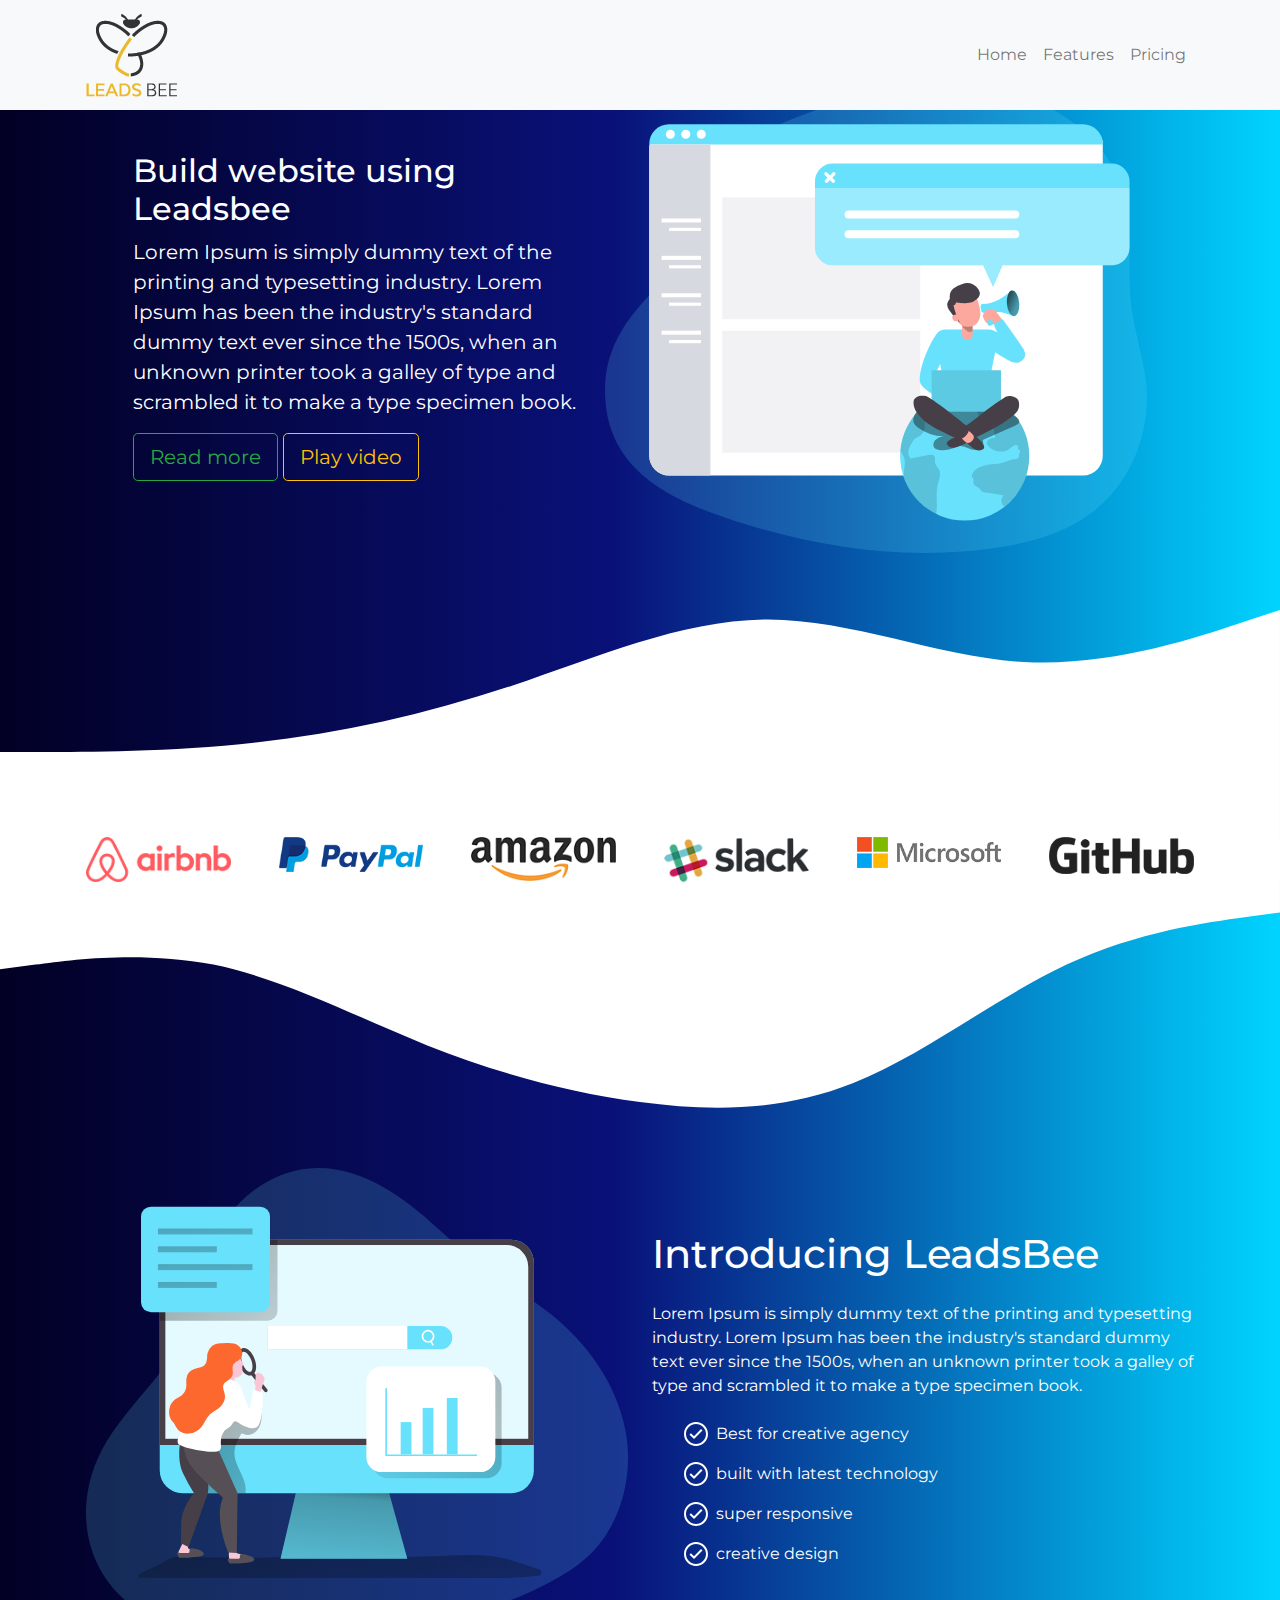
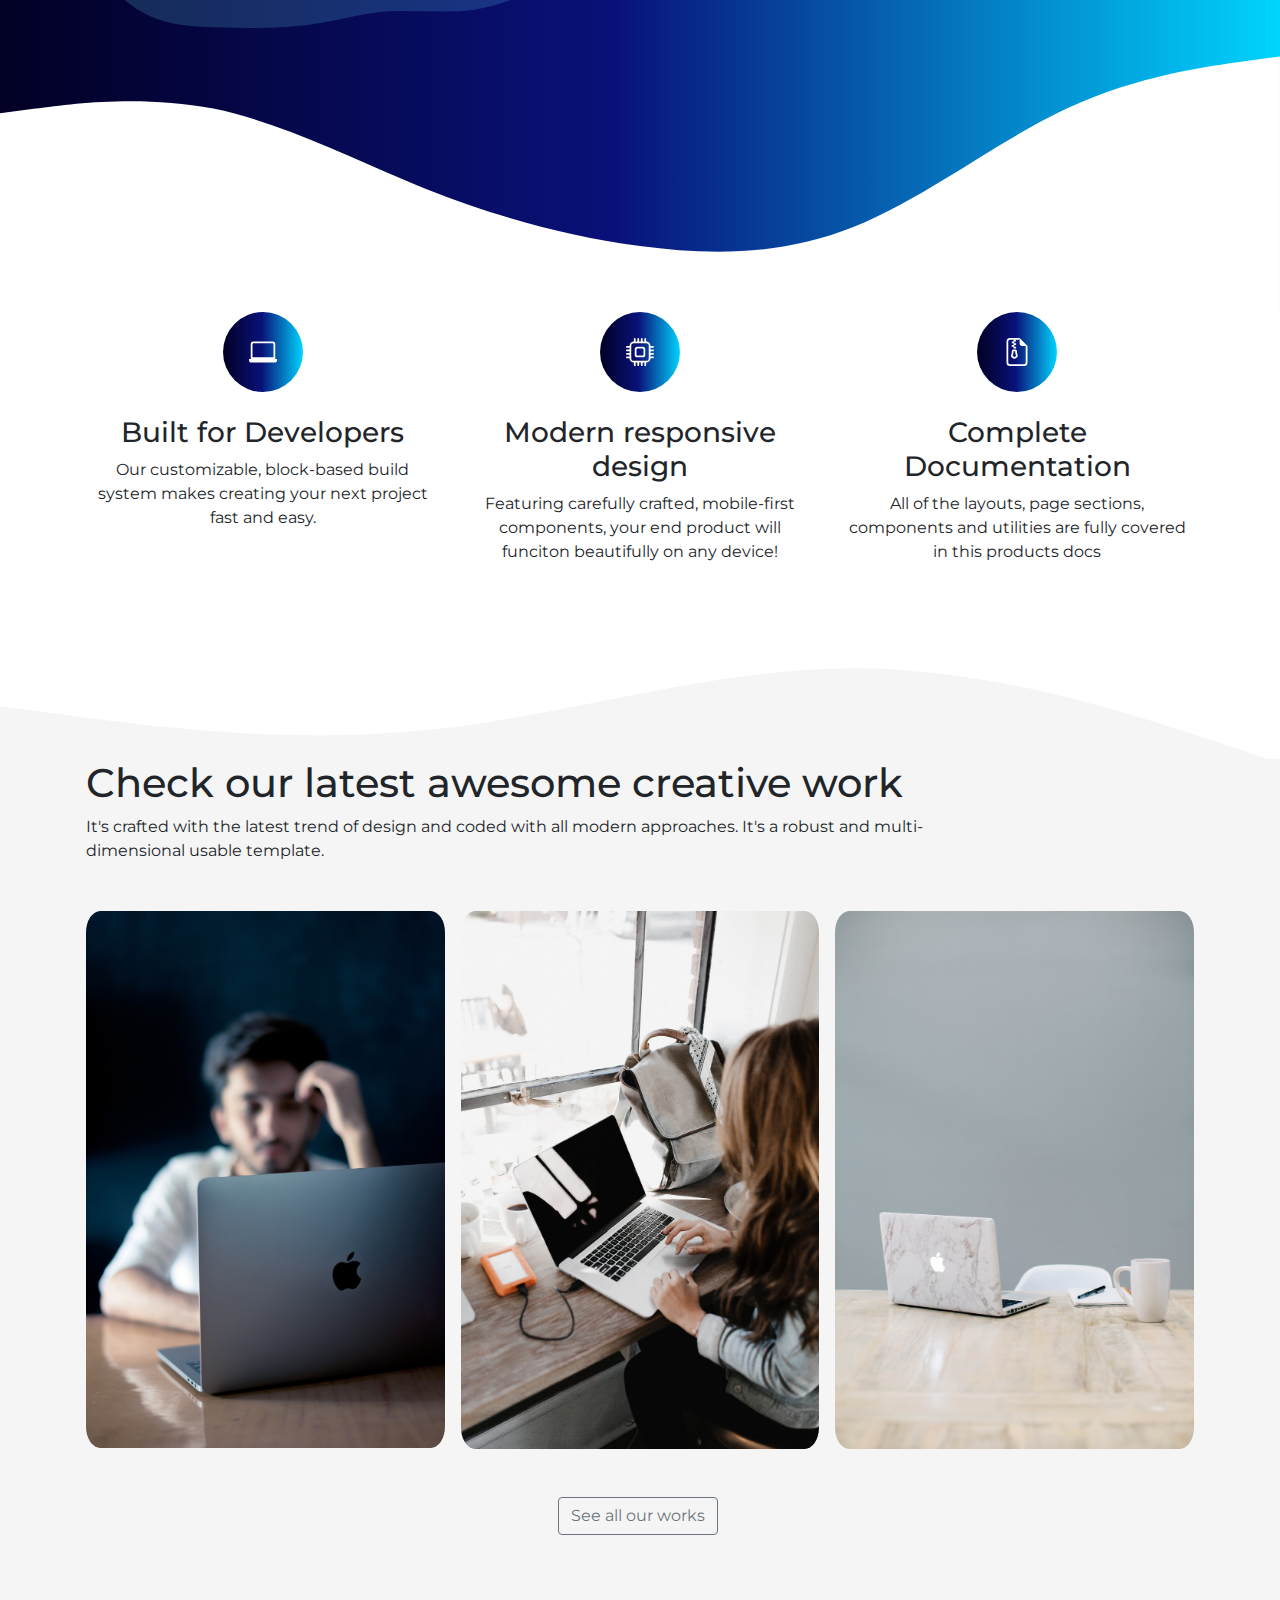
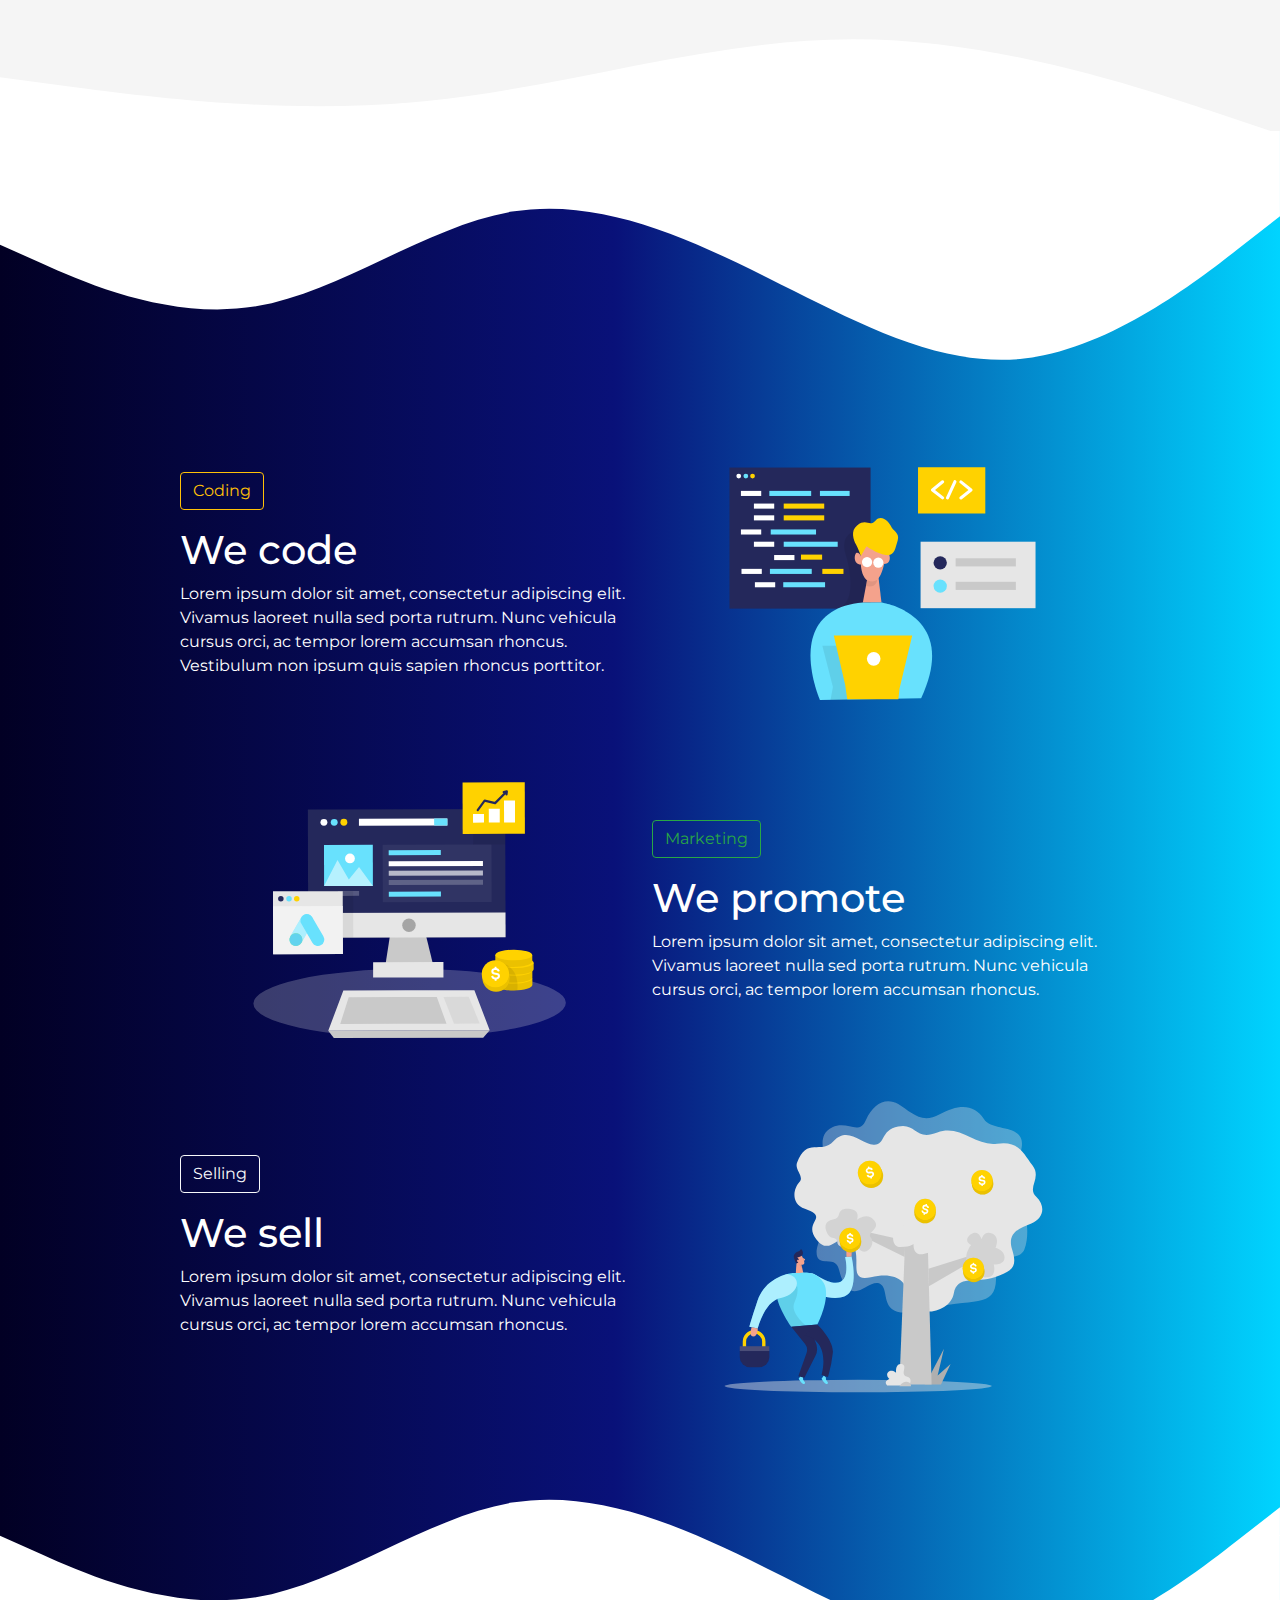
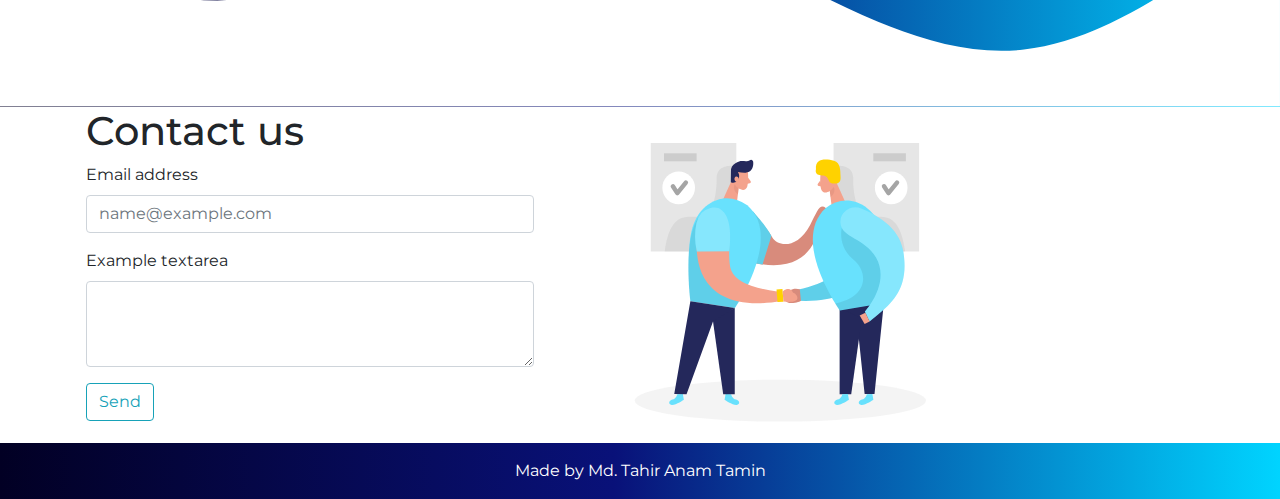
<file: index.html>
<!DOCTYPE html>
<html lang="en">
  <head>
    <meta charset="UTF-8" />
    <meta name="viewport" content="width=device-width, initial-scale=1.0" />
    <title>Portfolio</title>
    <link rel="stylesheet" href="css/bootstrap.min.css" />
    <link rel="stylesheet" href="css/styles.css" />
    <link
      href="https://fonts.googleapis.com/css2?family=Montserrat:wght@300&display=swap"
      rel="stylesheet"
    />
    <link rel="preconnect" href="https://fonts.gstatic.com">
<link href="https://fonts.googleapis.com/css2?family=Montserrat:wght@300&display=swap" rel="stylesheet">
  </head>
  <body>
    


    	<nav class="navbar navbar-expand-lg navbar-light bg-light fixed-top">
    		<div class="container">
  <a class="navbar-brand" href="#"><img src="img/logo2.png"></a>
  <button class="navbar-toggler" type="button" data-toggle="collapse" data-target="#navbarNav" aria-controls="navbarNav" aria-expanded="false" aria-label="Toggle navigation">
    <span class="navbar-toggler-icon"></span>
  </button>
  <div class="collapse navbar-collapse justify-content-end" id="navbarNav">
    <ul class="navbar-nav">
      <li class="nav-item active">
        <a class="nav-link" href="#">Home <span class="sr-only">(current)</span></a>
      </li>
      <li class="nav-item">
        <a class="nav-link" href="#">Features</a>
      </li>
      <li class="nav-item">
        <a class="nav-link" href="#">Pricing</a>
      </li>
      
    </ul>
  </div>
</div>
</nav>
<header class="page-header gradient">
	<div class="container pt-3">
		<div class="row align-items-center justify-content-center ">
			<div class="col-md-5">
				<h2>Build website using Leadsbee</h2>
				<p>
	
	Lorem Ipsum is simply dummy text of the printing and typesetting industry. Lorem Ipsum has been the industry's standard dummy text ever since the 1500s, when an unknown printer took a galley of type and scrambled it to make a type specimen book.
				</p>
				<button type="button" class="btn btn-outline-success btn-lg">Read more</button>
				<button type="button" class="btn btn-outline-warning btn-lg">Play video</button>



			</div>
			<div class="col-md-6"><img src="img/email_campaign_monochromatic.svg" alt="Header Image"></div>

		</div>
	</div>
<svg xmlns="http://www.w3.org/2000/svg" viewBox="0 0 1440 320"><path fill="#ffff" fill-opacity="1" d="M0,224L48,224C96,224,192,224,288,213.3C384,203,480,181,576,149.3C672,117,768,75,864,74.7C960,75,1056,117,1152,122.7C1248,128,1344,96,1392,80L1440,64L1440,320L1392,320C1344,320,1248,320,1152,320C1056,320,960,320,864,320C768,320,672,320,576,320C480,320,384,320,288,320C192,320,96,320,48,320L0,320Z" data-darkreader-inline-fill="" style="--darkreader-inline-fill:#007acc;"></path></svg>
</header>
<section class="companies">
	<div class="container text-center">
	<div class="row g-5">
		<div class="col-md-2"><img src="img/companies/1.png" alt="Company logo" class="img-fluid"></div>
		<div class="col-md-2"><img src="img/companies/2.png" alt="Company logo" class="img-fluid"></div>
		<div class="col-md-2"><img src="img/companies/3.png" alt="Company logo" class="img-fluid"></div>
		<div class="col-md-2"><img src="img/companies/4.png" alt="Company logo" class="img-fluid"></div>
		<div class="col-md-2"><img src="img/companies/5.png" alt="Company logo" class="img-fluid"></div>
		<div class="col-md-2"><img src="img/companies/6.png" alt="Company logo" class="img-fluid"></div>

	</div>
</div>
</section>


<section class="feature gradient">
	<svg xmlns="http://www.w3.org/2000/svg" viewBox="0 0 1440 320"><path fill="#fff" fill-opacity="1" d="M0,96L40,90.7C80,85,160,75,240,90.7C320,107,400,149,480,181.3C560,213,640,235,720,245.3C800,256,880,256,960,224C1040,192,1120,128,1200,90.7C1280,53,1360,43,1400,37.3L1440,32L1440,0L1400,0C1360,0,1280,0,1200,0C1120,0,1040,0,960,0C880,0,800,0,720,0C640,0,560,0,480,0C400,0,320,0,240,0C160,0,80,0,40,0L0,0Z" data-darkreader-inline-fill="" style="--darkreader-inline-fill:#007acc;"></path></svg>
<div class="container">
	<div class="row align-items-center">
		<div class="col-md-6"><img src="img/seo_monochromatic.svg" alt=""></div>
		<div class="col-md-6"><h1 class="my-3">Introducing LeadsBee</h1>
		<p class="my-4">
	Lorem Ipsum is simply dummy text of the printing and typesetting industry. Lorem Ipsum has been the industry's standard dummy text ever since the 1500s, when an unknown printer took a galley of type and scrambled it to make a type specimen book.

		</p>
		<ul>
			<li>Best for creative agency</li>
			<li>built with latest technology</li>
			<li>super responsive</li>
			<li>creative design</li>

		</ul>
		</div>
		

	</div>

</div>
<svg xmlns="http://www.w3.org/2000/svg" viewBox="0 0 1440 320"><path fill="#fff" fill-opacity="1" d="M0,96L40,90.7C80,85,160,75,240,90.7C320,107,400,149,480,181.3C560,213,640,235,720,245.3C800,256,880,256,960,224C1040,192,1120,128,1200,90.7C1280,53,1360,43,1400,37.3L1440,32L1440,320L1400,320C1360,320,1280,320,1200,320C1120,320,1040,320,960,320C880,320,800,320,720,320C640,320,560,320,480,320C400,320,320,320,240,320C160,320,80,320,40,320L0,320Z" data-darkreader-inline-fill="" style="--darkreader-inline-fill:#007acc;"></path></svg>
</section>
<section class="icons">
	<div class="container"> 
	<div class="row text-center">
		<div class="col-md-4"><div class="icon gradient mb-4">
			<svg width="1em" height="1em" viewBox="0 0 16 16" class="bi bi-laptop" fill="currentColor" xmlns="http://www.w3.org/2000/svg">
  <path fill-rule="evenodd" d="M13.5 3h-11a.5.5 0 0 0-.5.5V11h12V3.5a.5.5 0 0 0-.5-.5zm-11-1A1.5 1.5 0 0 0 1 3.5V12h14V3.5A1.5 1.5 0 0 0 13.5 2h-11z"/>
  <path d="M0 12h16v.5a1.5 1.5 0 0 1-1.5 1.5h-13A1.5 1.5 0 0 1 0 12.5V12z"/>
</svg>

		</div>
<h3>Built for Developers</h3>
<p>
	Our customizable, block-based build system makes creating your next project fast and easy.

</p>
	</div>
		<div class="col-md-4"><div class="icon gradient mb-4">
			<svg width="1em" height="1em" viewBox="0 0 16 16" class="bi bi-cpu" fill="currentColor" xmlns="http://www.w3.org/2000/svg">
  <path fill-rule="evenodd" d="M5 0a.5.5 0 0 1 .5.5V2h1V.5a.5.5 0 0 1 1 0V2h1V.5a.5.5 0 0 1 1 0V2h1V.5a.5.5 0 0 1 1 0V2A2.5 2.5 0 0 1 14 4.5h1.5a.5.5 0 0 1 0 1H14v1h1.5a.5.5 0 0 1 0 1H14v1h1.5a.5.5 0 0 1 0 1H14v1h1.5a.5.5 0 0 1 0 1H14a2.5 2.5 0 0 1-2.5 2.5v1.5a.5.5 0 0 1-1 0V14h-1v1.5a.5.5 0 0 1-1 0V14h-1v1.5a.5.5 0 0 1-1 0V14h-1v1.5a.5.5 0 0 1-1 0V14A2.5 2.5 0 0 1 2 11.5H.5a.5.5 0 0 1 0-1H2v-1H.5a.5.5 0 0 1 0-1H2v-1H.5a.5.5 0 0 1 0-1H2v-1H.5a.5.5 0 0 1 0-1H2A2.5 2.5 0 0 1 4.5 2V.5A.5.5 0 0 1 5 0zm-.5 3A1.5 1.5 0 0 0 3 4.5v7A1.5 1.5 0 0 0 4.5 13h7a1.5 1.5 0 0 0 1.5-1.5v-7A1.5 1.5 0 0 0 11.5 3h-7zM5 6.5A1.5 1.5 0 0 1 6.5 5h3A1.5 1.5 0 0 1 11 6.5v3A1.5 1.5 0 0 1 9.5 11h-3A1.5 1.5 0 0 1 5 9.5v-3zM6.5 6a.5.5 0 0 0-.5.5v3a.5.5 0 0 0 .5.5h3a.5.5 0 0 0 .5-.5v-3a.5.5 0 0 0-.5-.5h-3z"/>
</svg>

		</div>
<h3>
	Modern responsive design
</h3>
<p class="mb-0">Featuring carefully crafted, mobile-first components, your end product will funciton beautifully on any device!</p>
	</div>
		<div class="col-md-4"><div class="icon gradient mb-4">
		<svg width="1em" height="1em" viewBox="0 0 16 16" class="bi bi-file-earmark-zip" fill="currentColor" xmlns="http://www.w3.org/2000/svg">
  <path d="M4 0h5.5v1H4a1 1 0 0 0-1 1v12a1 1 0 0 0 1 1h8a1 1 0 0 0 1-1V4.5h1V14a2 2 0 0 1-2 2H4a2 2 0 0 1-2-2V2a2 2 0 0 1 2-2z"/>
  <path d="M9.5 3V0L14 4.5h-3A1.5 1.5 0 0 1 9.5 3z"/>
  <path fill-rule="evenodd" d="M5 7.5a1 1 0 0 1 1-1h1a1 1 0 0 1 1 1v.938l.4 1.599a1 1 0 0 1-.416 1.074l-.93.62a1 1 0 0 1-1.11 0l-.929-.62a1 1 0 0 1-.415-1.074L5 8.438V7.5zm2 0H6v.938a1 1 0 0 1-.03.243l-.4 1.598.93.62.929-.62-.4-1.598A1 1 0 0 1 7 8.438V7.5z"/>
  <path d="M6 1h1.5v1H6zM5 2h1.5v1H5zm1 1h1.5v1H6zM5 4h1.5v1H5zm1 1h1.5v1H6V5z"/>
</svg>	

		</div>
<h3>Complete Documentation</h3>
<p class="mb-0">All of the layouts, page sections, components and utilities are fully covered in this products docs</p>
	</div>
	</div>
	</div>

</section>
<section class="gallery">
	<svg xmlns="http://www.w3.org/2000/svg" viewBox="0 0 1440 220"><path fill="#fff" fill-opacity="1" d="M0,160L80,170.7C160,181,320,203,480,186.7C640,171,800,117,960,117.3C1120,117,1280,171,1360,197.3L1440,224L1440,0L1360,0C1280,0,1120,0,960,0C800,0,640,0,480,0C320,0,160,0,80,0L0,0Z" data-darkreader-inline-fill="" style="--darkreader-inline-fill:#007acc;"></path></svg>

	<div class="container">
		<div class="row">
			<div class="col-md-10">
				<h1>Check our latest awesome creative work</h1>
				<p>
					It's crafted with the latest trend of design and coded with all modern approaches. It's a robust and multi-dimensional usable template.
				</p>
			</div>


		</div>
		<div class="row my-3 g-3">
		    <div class="col-md-4"><img src="img/c1.jpg" alt="gallery image" class="img-fluid" /></div>
			<div class="col-md-4"><img src="img/c2.jpg" alt="gallery image" class="img-fluid" /></div>
			<div class="col-md-4"><img src="img/c3.jpg" alt="gallery image" class="img-fluid" /></div>
		</div>
		<div class="row mt-5 justify-content-center">
			<div class="col-md-2">
			<button type="button" class="btn btn-outline-secondary">
				See all our works
			</button>	
			</div>
		</div>
	</div>
	<svg xmlns="http://www.w3.org/2000/svg" viewBox="0 0 1440 220"><path fill="#fff" fill-opacity="1" d="M0,160L80,170.7C160,181,320,203,480,186.7C640,171,800,117,960,117.3C1120,117,1280,171,1360,197.3L1440,224L1440,320L1360,320C1280,320,1120,320,960,320C800,320,640,320,480,320C320,320,160,320,80,320L0,320Z" data-darkreader-inline-fill="" style="--darkreader-inline-fill:#007acc;"></path></svg>
</section>
<section class="services gradient">
	<svg xmlns="http://www.w3.org/2000/svg" viewBox="0 0 1440 320"><path fill="#fff" fill-opacity="1" d="M0,128L48,149.3C96,171,192,213,288,197.3C384,181,480,107,576,90.7C672,75,768,117,864,165.3C960,213,1056,267,1152,256C1248,245,1344,171,1392,133.3L1440,96L1440,0L1392,0C1344,0,1248,0,1152,0C1056,0,960,0,864,0C768,0,672,0,576,0C480,0,384,0,288,0C192,0,96,0,48,0L0,0Z" data-darkreader-inline-fill="" style="--darkreader-inline-fill:#007acc;"></path></svg>
	<div class="container">
		<div class="row align-items-center justify-content-center">
			<div class="col-md-5"><button type="button" class="btn btn-outline-warning mb-3">Coding</button>
				<h1>We code</h1>
				<p>Lorem ipsum dolor sit amet, consectetur adipiscing elit. Vivamus laoreet nulla sed porta rutrum. Nunc vehicula cursus orci, ac tempor lorem accumsan rhoncus. Vestibulum non ipsum quis sapien rhoncus porttitor.</p>


			</div>
			<div class="col-md-5"><img src="img/coding_.svg" alt=""></div>
			<div class="col-md-5"><img src="img/marketing.svg" alt=""></div>
			<div class="col-md-5"><button type="button" class="btn btn-outline-success mb-3">Marketing</button>
				<h1>We promote</h1>
				<p>Lorem ipsum dolor sit amet, consectetur adipiscing elit. Vivamus laoreet nulla sed porta rutrum. Nunc vehicula cursus orci, ac tempor lorem accumsan rhoncus.</p>

			</div>
			<div class="col-md-5"><button type="button" class="btn btn-outline-light mb-3">Selling</button>
				<h1>We sell</h1>
				<p>Lorem ipsum dolor sit amet, consectetur adipiscing elit. Vivamus laoreet nulla sed porta rutrum. Nunc vehicula cursus orci, ac tempor lorem accumsan rhoncus.</p>


			</div>
			<div class="col-md-5"><img src="img/revenue_.svg"></div>
		</div>
	</div>
	<svg xmlns="http://www.w3.org/2000/svg" viewBox="0 0 1440 320"><path fill="#fff" fill-opacity="1" d="M0,128L48,149.3C96,171,192,213,288,197.3C384,181,480,107,576,90.7C672,75,768,117,864,165.3C960,213,1056,267,1152,256C1248,245,1344,171,1392,133.3L1440,96L1440,320L1392,320C1344,320,1248,320,1152,320C1056,320,960,320,864,320C768,320,672,320,576,320C480,320,384,320,288,320C192,320,96,320,48,320L0,320Z" data-darkreader-inline-fill="" style="--darkreader-inline-fill:#007acc;"></path></svg>
</section>
<section class="contact">
	<div class="container">
		<div class="row">
			<div class="col-md-5">
				<h1>Contact us</h1>
				<div class="mb-3">
  <label for="exampleFormControlInput1" class="form-label">Email address</label>
  <input type="email" class="form-control" id="exampleFormControlInput1" placeholder="name@example.com">
</div>
<div class="mb-3">
  <label for="exampleFormControlTextarea1" class="form-label">Example textarea</label>
  <textarea class="form-control" id="exampleFormControlTextarea1" rows="3"></textarea>

</div>
<button type="button" class="btn btn-outline-info">Send</button>
</div>
<div class="col-md-5"><img src="img/handshake.svg" alt="contact image"></div>
		</div>
		
	</div>
	

</section>
<footer class="gradient">
	<div class="container-fluid text-center">
		<span>Made by <a href="https://www.linkedin.com/in/tahiranamtamin/">Md. Tahir Anam Tamin</a> </span>
	</div>
</footer>

<script src="js/bootstrap.min.js"></script>
  </body>
</html>
</file>
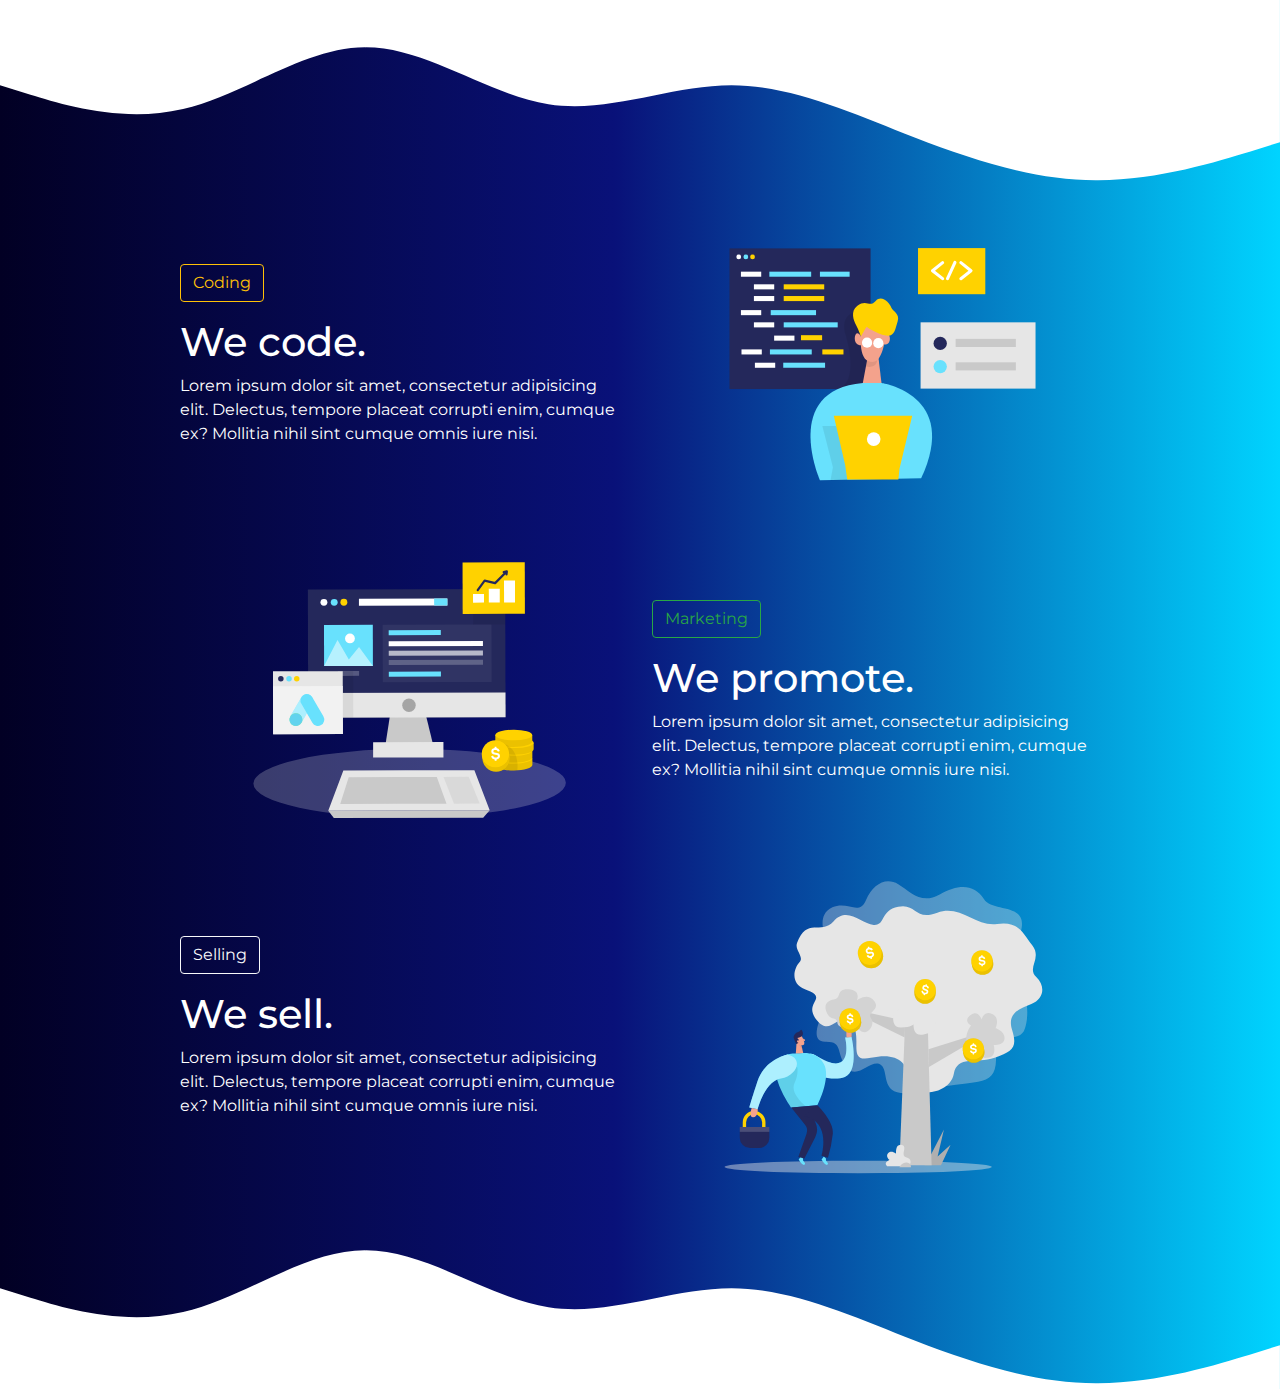
<file: index2.html>
<!DOCTYPE html>
<html lang="en">
  <head>
    <meta charset="UTF-8" />
    <meta name="viewport" content="width=device-width, initial-scale=1.0" />
    <title>Portfolio</title>
    <link rel="stylesheet" href="css/bootstrap.min.css" />
    <link rel="stylesheet" href="css/styles.css" />
    <link
      href="https://fonts.googleapis.com/css2?family=Montserrat:wght@300&display=swap"
      rel="stylesheet"
    />
    <link rel="preconnect" href="https://fonts.gstatic.com">
<link href="https://fonts.googleapis.com/css2?family=Montserrat:wght@300&display=swap" rel="stylesheet">
  </head>
  
  <section class="services gradient">
      <svg xmlns="http://www.w3.org/2000/svg" viewBox="0 0 1440 220">
        <path
          fill="#fff"
          fill-opacity="1"
          d="M0,96L34.3,106.7C68.6,117,137,139,206,122.7C274.3,107,343,53,411,53.3C480,53,549,107,617,117.3C685.7,128,754,96,823,96C891.4,96,960,128,1029,154.7C1097.1,181,1166,203,1234,202.7C1302.9,203,1371,181,1406,170.7L1440,160L1440,0L1405.7,0C1371.4,0,1303,0,1234,0C1165.7,0,1097,0,1029,0C960,0,891,0,823,0C754.3,0,686,0,617,0C548.6,0,480,0,411,0C342.9,0,274,0,206,0C137.1,0,69,0,34,0L0,0Z"
        ></path>
      </svg>
      <div class="container">
        <div class="row align-items-center justify-content-center">
          <div class="col-md-5">
            <button type="button" class="btn btn-outline-warning mb-3">
              Coding
            </button>

            <h1>We code.</h1>

            <p>
              Lorem ipsum dolor sit amet, consectetur adipisicing elit.
              Delectus, tempore placeat corrupti enim, cumque ex? Mollitia nihil
              sint cumque omnis iure nisi.
            </p>
          </div>
          <div class="col-md-5"><img src="img/coding_.svg" alt="" /></div>
          <div class="col-md-5"><img src="img/marketing.svg" alt="" /></div>
          <div class="col-md-5">
            <button type="button " class="btn btn-outline-success mb-3">
              Marketing
            </button>

            <h1>We promote.</h1>

            <p>
              Lorem ipsum dolor sit amet, consectetur adipisicing elit.
              Delectus, tempore placeat corrupti enim, cumque ex? Mollitia nihil
              sint cumque omnis iure nisi.
            </p>
          </div>
          <div class="col-md-5">
            <button type="button" class="btn btn-outline-light mb-3">
              Selling
            </button>

            <h1>We sell.</h1>

            <p>
              Lorem ipsum dolor sit amet, consectetur adipisicing elit.
              Delectus, tempore placeat corrupti enim, cumque ex? Mollitia nihil
              sint cumque omnis iure nisi.
            </p>
          </div>
          <div class="col-md-5"><img src="img/revenue_.svg" alt="" /></div>
        </div>
      </div>
      <svg xmlns="http://www.w3.org/2000/svg" viewBox="0 0 1440 210">
        <path
          fill="#fff"
          fill-opacity="1"
          d="M0,96L34.3,106.7C68.6,117,137,139,206,122.7C274.3,107,343,53,411,53.3C480,53,549,107,617,117.3C685.7,128,754,96,823,96C891.4,96,960,128,1029,154.7C1097.1,181,1166,203,1234,202.7C1302.9,203,1371,181,1406,170.7L1440,160L1440,320L1405.7,320C1371.4,320,1303,320,1234,320C1165.7,320,1097,320,1029,320C960,320,891,320,823,320C754.3,320,686,320,617,320C548.6,320,480,320,411,320C342.9,320,274,320,206,320C137.1,320,69,320,34,320L0,320Z"
        ></path>
      </svg>
    </section>
</file>
<file: css/styles.css>
html,
body {
height:100%;
font-size: 1rem;
font-family: 'Montserrat', sans-serif;


}


.gradient{
background: rgb(2,0,36);
background: linear-gradient(90deg, rgba(2,0,36,1) 0%, rgba(9,17,121,1) 48%, rgba(0,212,255,1) 100%);

}
gradient {
  background: rgb(0, 97, 242);
  background: linear-gradient(
    135deg,
    rgba(0, 97, 242, 1) 0%,
    rgba(105, 0, 199, 1) 100%
  );
}

.page-header {

	margin-top:4rem;
	font-size: 1.25rem;
	color: #fff;
}

.feature{

	color:#fff;
}


.feature ul{
  
  padding-left: 2rem;
  list-style-type: none;


}

.feature ul li {
  padding-left: 2rem;
  background-image: url(../img/check.svg);
  background-repeat: no-repeat;
  line-height: 1.5rem;
  margin-bottom: 1rem;
}

.icon {

	color: #fff;
	height: 5rem;
	width: 5rem;
	font-size: 1.75rem;
	border-radius: 100%;
	display: inline-flex;
	align-items: center;
	justify-content: center;
}

.gallery {

	background-color: whitesmoke;

}

.gallery img {
    border-radius: 4%;
}


.services {
  color: #fff;
}

footer {

	color: #fff;
	font-size: 1rem;
	margin: 0;
	padding: 1rem;

}

a {

	color: #fff;
	text-decoration: none;
}
</file>
